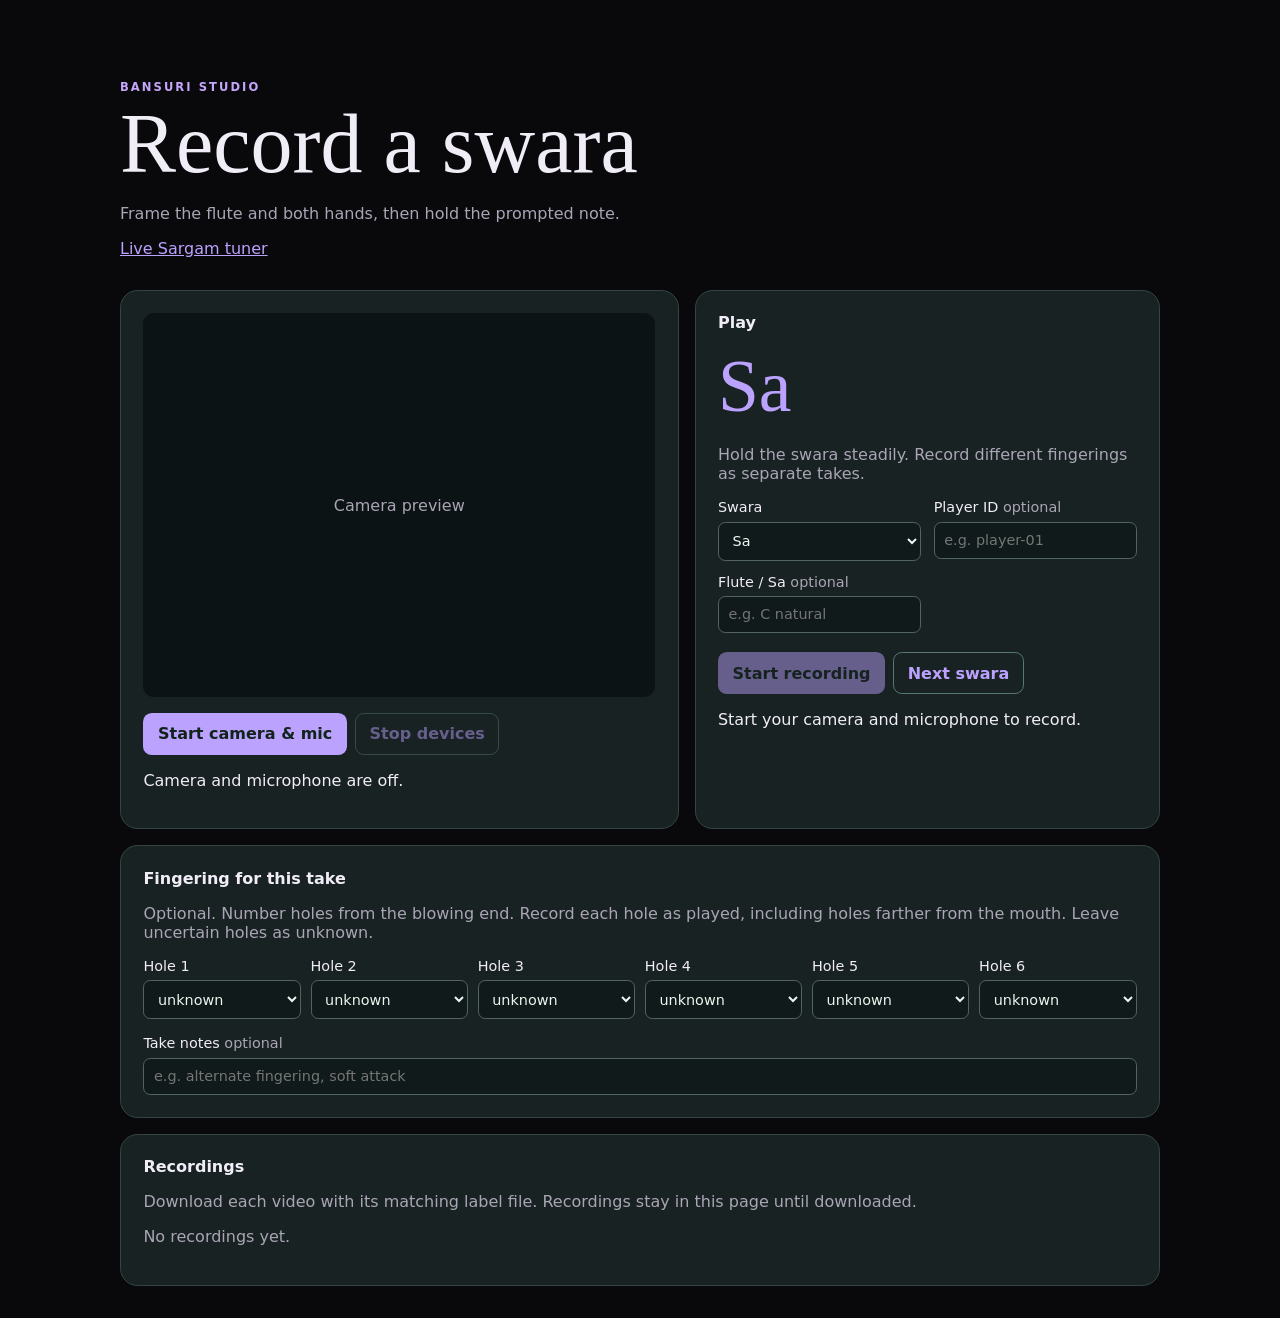
<file: record.html>
<!doctype html>
<html lang="en">
<head>
  <meta charset="utf-8">
  <meta name="viewport" content="width=device-width, initial-scale=1">
  <title>Record samples · Bansuri Studio</title>
  <link rel="stylesheet" href="style.css">
</head>
<body>
  <main>
    <header>
      <div class="brand">BANSURI STUDIO</div>
      <h1>Record a swara</h1>
      <p>Frame the flute and both hands, then hold the prompted note.</p>
      <a href="/">Live Sargam tuner</a>
    </header>
    <div class="grid">
      <section class="card">
        <div class="video-frame"><video id="preview" muted playsinline autoplay></video><span id="placeholder">Camera preview</span></div>
        <div class="actions"><button id="camera">Start camera &amp; mic</button><button id="stop-devices" class="secondary" disabled>Stop devices</button></div>
        <p id="device-status" role="status">Camera and microphone are off.</p>
      </section>
      <section class="card">
        <h2>Play</h2>
        <div id="prompt" class="note">Sa</div>
        <p class="muted">Hold the swara steadily. Record different fingerings as separate takes.</p>
        <div class="record-fields">
          <label>Swara<select id="swara"></select></label>
          <label>Player ID <span class="muted">optional</span><input id="player" placeholder="e.g. player-01"></label>
          <label>Flute / Sa <span class="muted">optional</span><input id="flute" placeholder="e.g. C natural"></label>
        </div>
        <div class="actions record-actions"><button id="record" disabled>Start recording</button><button id="next" class="secondary">Next swara</button></div>
        <p id="record-status" role="status">Start your camera and microphone to record.</p>
      </section>
    </div>
    <section class="card trace">
      <h2>Fingering for this take</h2>
      <p class="muted">Optional. Number holes from the blowing end. Record each hole as played, including holes farther from the mouth. Leave uncertain holes as unknown.</p>
      <div id="holes" class="holes"></div>
      <label class="take-notes">Take notes <span class="muted">optional</span><input id="notes" placeholder="e.g. alternate fingering, soft attack"></label>
    </section>
    <section class="card trace">
      <h2>Recordings</h2>
      <p class="muted">Download each video with its matching label file. Recordings stay in this page until downloaded.</p>
      <div id="takes"><p class="muted">No recordings yet.</p></div>
    </section>
  </main>
  <script type="module" src="record.mjs"></script>
</body>
</html>
</file>
<file: style.css>
:root { color-scheme: dark; font-family: system-ui, sans-serif; background: #101719; color: #ecf5ef; --muted: #a6b7b1; --accent: #a7efc2; }
* { box-sizing: border-box; }
body { margin: 0; }
main { width: min(100% - 2rem, 65rem); margin: 0 auto; padding: clamp(2rem, 7vw, 5rem) 0 2rem; }
header { margin-bottom: 2rem; }
.brand { font-size: .875rem; letter-spacing: .18em; color: var(--accent); font-weight: 700; }
h1 { margin: .35rem 0; font: 400 clamp(3rem, 8vw, 5.25rem)/1.05 Georgia, serif; }
header p, .muted { color: var(--muted); }
.grid { display: grid; grid-template-columns: 1.2fr 1fr; gap: 1rem; }
.card { border: 1px solid #344543; background: #182223; border-radius: 1.1rem; padding: 1.4rem; }
h2 { font-size: 1rem; margin: 0 0 1rem; }
.readout { text-align: center; }
.note { font: 400 clamp(2.7rem, 7vw, 4.6rem)/1.05 Georgia, serif; color: var(--accent); min-height: 1.1em; }
.tuning { position: relative; width: min(100%, 16rem); height: 4px; margin: 1.3rem auto .7rem; border-radius: 4px; background: linear-gradient(90deg, #475b58 45%, #89c7a3 45% 55%, #475b58 55%); }
.tuning i { position: absolute; top: 50%; width: 11px; height: 11px; border-radius: 50%; background: var(--accent); transform: translate(-50%, -50%); }
.controls label { font-size: .875rem; color: var(--muted); }
meter { display: block; width: 100%; height: 1rem; margin: .35rem 0 1rem; accent-color: var(--accent); }
.actions { display: flex; flex-wrap: wrap; gap: .5rem; }
button { border: 1px solid transparent; padding: .65rem .85rem; border-radius: .55rem; background: var(--accent); color: #12231b; font: inherit; font-weight: 650; cursor: pointer; }
button.secondary { background: transparent; color: var(--accent); border-color: #57796b; }
button:disabled { opacity: .48; cursor: default; }
#status { min-height: 2.7em; margin: .8rem 0 .3rem; }
.trace { margin-top: 1rem; }
.trace-head { display: flex; justify-content: space-between; gap: 1rem; }
canvas { display: block; width: 100%; height: 16rem; }
@media (max-width: 42rem) { .grid { grid-template-columns: 1fr; } }
#intervals { display:flex; flex-wrap:wrap; gap:.55rem; min-height:2.5rem; align-items:center }
#intervals:empty::before { content:"Held notes will appear here."; color:var(--muted) }
#intervals span { background:#23332e; color:var(--accent); padding:.55rem .75rem; border-radius:.5rem }
#hands:not([hidden]) { display:block; width:min(100%,28rem); border-radius:.6rem; margin-bottom:1rem }
.tuning i { transition:left .18s ease-out }
a { color: var(--accent); }
.video-frame { display: grid; place-items: center; background: #0c1314; border-radius: .7rem; aspect-ratio: 4 / 3; overflow: hidden; margin-bottom: 1rem; }
.video-frame video { width: 100%; height: 100%; object-fit: contain; grid-area: 1 / 1; }
.video-frame span { grid-area: 1 / 1; color: var(--muted); }
.video-frame.active span { display: none; }
.record-fields { display: grid; grid-template-columns: repeat(2, minmax(0, 1fr)); gap: .8rem; }
label { display: block; font-size: .9rem; }
input, select { display: block; width: 100%; margin-top: .4rem; background: #101a1a; color: #ecf5ef; border: 1px solid #52645e; border-radius: .45rem; padding: .6rem; font: inherit; }
.record-actions { margin-top: 1.2rem; }
.holes { display: grid; grid-template-columns: repeat(6, minmax(0, 1fr)); gap: .6rem; }
.take-notes { margin-top: 1rem; }
.take { display: flex; flex-wrap: wrap; align-items: center; justify-content: space-between; gap: .8rem; border-top: 1px solid #344543; padding: .8rem 0; }
.take video { width: min(100%, 18rem); border-radius: .5rem; }
@media (max-width: 42rem) { .holes { grid-template-columns: repeat(2, minmax(0, 1fr)); } }
.studio { width:min(100% - 2rem,76rem); padding-top:1.5rem; }
.studio-nav,.studio-title,.practice-heading { display:flex; align-items:center; justify-content:space-between; gap:1rem; }
.studio-nav { border-bottom:1px solid #344543; padding-bottom:1rem; margin-bottom:2.5rem; }
.studio-nav a { text-decoration:none; font-size:.9rem; }
.studio-title { margin-bottom:1.6rem; align-items:end; }
.studio-title p { color:var(--muted); margin-bottom:0; }
.studio-title label { min-width:11rem; }
.practice-grid { display:grid; grid-template-columns:minmax(0,1.8fr) minmax(0,1fr); gap:1rem; }
.practice-board { min-width:0; }
.practice-heading h2 { margin:0 0 .3rem; font-size:1.15rem; }
.note-flow { overflow:hidden; height:8rem; position:relative; margin:1.25rem 0; background:#101719; border:1px solid #344543; border-radius:.8rem; }
.note-flow::before { content:''; position:absolute; inset:0 0 0 72px; background:repeating-linear-gradient(to right,#334541 0 1px,transparent 1px 132px); opacity:.65; }
.playhead { position:absolute; left:72px; top:0; bottom:0; width:2px; background:#a7efc2; box-shadow:0 0 14px #a7efc288; }
#note-track { position:absolute; inset:0; }
.flow-note { position:absolute; top:2.3rem; height:3rem; display:flex; align-items:center; justify-content:center; white-space:nowrap; overflow:hidden; font-size:.78rem; border-radius:.4rem; background:#35564b; color:#f3fff6; }
.flow-note.active-note { background:#a7efc2; color:#12231b; font-weight:700; }
.practice-readouts { display:grid; grid-template-columns:1fr 1fr; gap:.75rem; }
.practice-readouts > div { background:#101a1a; border-radius:.65rem; padding:.85rem; min-width:0; }
.practice-readouts strong { display:block; color:var(--accent); font:400 clamp(1.5rem,4vw,2.75rem)/1.15 Georgia,serif; margin:.35rem 0; }
.practice-readouts span,.practice-readouts small { color:var(--muted); }
.practice-feedback { min-height:1.5rem; color:var(--muted); }
.practice-feedback.correct { color:var(--accent); }
.practice-camera .video-frame { margin-top:1rem; }
.practice-camera .video-frame span { grid-area:1 / 1; }
.practice-camera .video-frame:has(video:not([hidden])) span { display:none; }
.practice-camera #hands:not([hidden]) { width:100%; margin:0; }
.practice-camera meter { margin-bottom:0; }
@media(max-width:54rem){ .practice-grid { grid-template-columns:1fr; } }
@media(max-width:34rem){ .studio-title { align-items:start; flex-direction:column; } .studio-nav { margin-bottom:1.5rem; } }
/* Camera-first practice screen */
body:has(.practice-shell) { background:#080b12;color:#eef4ff;--accent:#90c8ff;--muted:#aab9d1;font-family:system-ui,sans-serif; }
.practice-shell { width:min(100% - 2rem,88rem); padding:1.25rem 0 2rem; }
.studio-top,.session-bar,.stage-top,.stage-notes,.graph-top,.transport,.device-bar { display:flex;align-items:center;gap:1rem; }
.studio-top { justify-content:space-between;margin:0 0 1rem; }
.studio-top h1 { font:650 clamp(1.6rem,4vw,2.6rem)/1.15 system-ui;margin:.35rem 0 0;letter-spacing:-.045em; }
.studio-top a { text-decoration:none;white-space:nowrap; }
.session-bar,.transport,.device-bar { flex-wrap:wrap; }
.session-bar { margin-bottom:.75rem;align-items:end; }
.session-bar label:first-child { flex:1;min-width:10rem; }
.session-bar select,.transport select,.practice-shell input,.practice-shell textarea { background:#111b2e;border-color:#354665;color:#eef4ff; }
.practice-shell button { background:#8bbfff;color:#091224; }
.practice-shell button.secondary { background:#142039;color:#dceaff;border-color:#3c5277; }
.practice-shell button[aria-pressed=true] { background:#254679;border-color:#8bbfff; }
.practice-stage { position:relative;isolation:isolate;overflow:hidden;min-height:32rem;height:clamp(32rem,70svh,54rem);border:1px solid #283853;border-radius:1.15rem;background:radial-gradient(ellipse at 55% 35%,#182945,#0a101c 72%); }
.practice-stage #hands:not([hidden]) { position:absolute;inset:0;width:100%;height:100%;margin:0;border-radius:0;object-fit:cover;object-position:center;z-index:-2; }
.practice-stage::before { content:'';position:absolute;inset:0;z-index:-1;background:linear-gradient(#050811b5,transparent 34%,transparent 48%,#050811dd);pointer-events:none; }
.stage-top { align-items:start;justify-content:space-between;padding:1rem 1.2rem; }
.stage-top p { color:#c4d1e8;font-size:.84rem;max-width:28ch; }
.stage-notes { align-items:stretch;gap:.5rem; }
.stage-notes > div { background:#081122bd;border:1px solid #7198cd55;border-radius:.7rem;padding:.6rem .75rem;min-width:6rem; }
.stage-notes small,.stage-notes strong { display:block; }
.stage-notes strong { font-size:1.22rem; }
.stage-notes small { color:#b9c9e3; }
.stage-bottom { position:absolute;inset:auto .8rem .8rem;background:#091323;border:1px solid #7594c342;border-radius:.8rem;padding:.65rem .7rem .25rem; }
.graph-top { font-size:.82rem;gap:.85rem;flex-wrap:wrap; }
.graph-top strong { margin-left:auto; }
.expected-key { color:#a2d5ff; }.actual-key { color:#83f7ce; }
#pitch-graph { height:clamp(8.5rem,24vh,14rem); }
.transport { padding:.9rem 0;border-bottom:1px solid #293850; }
.transport .progress { min-width:10rem;flex:1; }
.progress output { float:right;color:#abbdde;font-variant-numeric:tabular-nums; }
.practice-shell input[type=range] { padding:0;accent-color:#90c8ff; }
.device-bar { padding:.85rem 0;color:#c1cde3;font-size:.9rem; }
.device-bar meter { width:6rem;height:.7rem;margin:0; }
.practice-shell details { padding:.8rem 0;border-top:1px solid #293850; }
.practice-shell summary { cursor:pointer; }
#fingering { display:flex;gap:.45rem;margin-top:.7rem; }
#fingering span { display:block;width:1.25rem;height:1.25rem;border:2px solid #90c8ff;border-radius:50%; }
#fingering [data-state="2"] { background:#90c8ff; }
#fingering [data-state="1"] { background:linear-gradient(90deg,#90c8ff 50%,transparent 50%); }
#creator { max-width:34rem;display:grid;gap:.75rem;margin:.75rem 0; }
#creator textarea { width:100%;min-height:5rem; }
@media(max-width:620px) { .practice-shell { width:calc(100% - 1rem); }.stage-top { padding:.65rem;gap:.4rem; }.stage-notes > div { min-width:0;padding:.4rem; }.stage-notes strong { font-size:1rem; }.stage-top p { max-width:15ch; }.practice-stage { min-height:28rem;height:65svh; }.stage-bottom { inset:auto .35rem .35rem; } }
.practice-stage {display:grid;grid-template-columns:1fr minmax(9rem,25%);align-content:space-between;gap:1.6rem;padding:clamp(1rem,3vw,2.8rem);height:auto;min-height:25rem;background:#0b1424}
.lesson-heading,#phrase {grid-column:1/-1}
.lesson-heading {display:flex;align-items:baseline;justify-content:space-between;gap:1rem}.lesson-heading h2 {margin:0}.lesson-heading span {color:#abbdd9}
#phrase {display:flex;flex-wrap:wrap;gap:.5rem}
#phrase button {padding:.45em .65em;border:1px solid #34435b;border-radius:.55em;font-size:clamp(1rem,2.2vw,1.65rem);font-weight:650;color:#bac7db}
#phrase .current {color:white;background:#214678;outline:2px solid #8ac4ff}#phrase .correct {color:#8cf3bc;background:#13382e;border-color:#408965}
.camera-tile {align-self:end;background:#07101d;border-radius:.75rem;overflow:hidden}.practice-stage .camera-tile #hands:not([hidden]) {position:static;width:100%;height:auto;display:block;object-fit:contain}
.camera-tile p {padding:.5rem;margin:0;font-size:.75rem}.coach {align-self:end}.coach strong#match {display:block;margin-top:.75rem;color:#a7d6ff}
@media(max-width:500px){.practice-stage{grid-template-columns:1fr 6rem;gap:.75rem}.stage-notes{flex-wrap:wrap}}
#phrase button {box-sizing:border-box;max-width:100%;min-width:max-content;text-align:center;position:relative;padding-bottom:.75em}
#phrase .current {background:linear-gradient(90deg,#216049 var(--fill,0%),#214678 var(--fill,0%))}
#phrase .correct {background:#216049;color:#e0ffeb}
.range-fields {display:flex;align-items:end;flex-wrap:wrap;gap:.7rem}
#phrase button {font-size:var(--assistant-note-size,clamp(1rem,2.2vw,1.65rem))}
body:has(#flow:not([hidden])) .transport > :not(label:has(#mode)),body:has(#flow:not([hidden])) .practice-stage {display:none}
#flow {padding:1rem;background:#0b1424;border:1px solid #34435b;border-radius:.8rem}
#flow-chart {height:10rem;width:100%;background:#07101d}
#flow-cut {display:block;width:100%}
#take-chart {width:100%;height:6rem;background:#07101d}

#overlay{width:100%;height:16rem;background:#07101d}progress{width:6rem;accent-color:#74e6ba}
:root {background:#09090c;--accent:#bba2ff;--muted:#aaa5b5;color:#f1edf7}
body:has(.practice-shell){background:radial-gradient(ellipse at 84% 4%,#2a18333b,transparent 43%),#09090c;color:#f6f3fa;--accent:#cab5ff}
.practice-shell{max-width:80rem;padding:2rem 0 4rem;font-family:Inter,system-ui,sans-serif}
.studio-top{padding:.4rem 0 1.7rem;border-bottom:1px solid #ffffff19;margin-bottom:1.25rem}
.studio-top h1{font-size:clamp(2.4rem,5vw,4.3rem);letter-spacing:-.07em;font-weight:550}
.brand{color:#c5a6fb;font-size:.72rem}.studio-top a{border:1px solid #473c50;color:#e7d9f3;border-radius:2rem;padding:.55rem 1rem}
.session-bar,.transport,.device-bar,.practice-shell #flow,.tool-drawer details{background:#141318;border:1px solid #322e37;border-radius:1rem;padding:1rem;margin:.8rem 0}
.session-bar{display:flex;gap:.7rem}.practice-shell label{color:#bbb4c4;font-size:.82rem}
.practice-shell select,.practice-shell input:not([type=range]),.practice-shell textarea{background:#201e25;color:#f4edf8;border:1px solid #413b48;border-radius:.55rem}
.practice-stage{min-height:24rem;border-color:#514058;border-radius:1.25rem;background:radial-gradient(ellipse at 98% 0%,#553065 0,transparent 48%),radial-gradient(ellipse at 0% 100%,#472921 0,transparent 50%),#151218}
.practice-stage:before{display:none}.lesson-heading h2{font-size:clamp(1.8rem,4vw,3.1rem);letter-spacing:-.05em}.lesson-heading span{color:#dbc9e5}
.practice-shell button{background:#dac4ff;color:#21142d;border-radius:.7rem}.practice-shell button.secondary,#phrase button{background:#242028;color:#e5dce8;border-color:#4e4155}
.practice-shell button[aria-pressed=true]{background:#503366;color:#fff;border-color:#bc89ea}
#phrase .current{background:linear-gradient(90deg,#276749 var(--fill,0%),#563870 var(--fill,0%));outline-color:#d7abff}#phrase .correct{background:#234d3b}
.stage-notes>div,.camera-tile{background:#131015;border:1px solid #433748}.stage-notes small,.device-bar,.progress output{color:#c3b7cc}.coach strong#match{color:#d5b5fa}
.tool-drawer{display:grid;grid-template-columns:repeat(2,minmax(0,1fr));gap:.7rem;align-items:start}.tool-drawer details{margin:0}.tool-drawer summary{font-weight:600}
#pitch-hint{display:block;min-height:2rem;padding:.55rem;color:#ebdaff;background:#211a28}
body:has(#flow:not([hidden])) .transport{display:none}
@media(max-width:650px){.tool-drawer{grid-template-columns:1fr}.session-bar label{flex:1 1 42%}.practice-shell{padding-top:1rem}}
</file>
